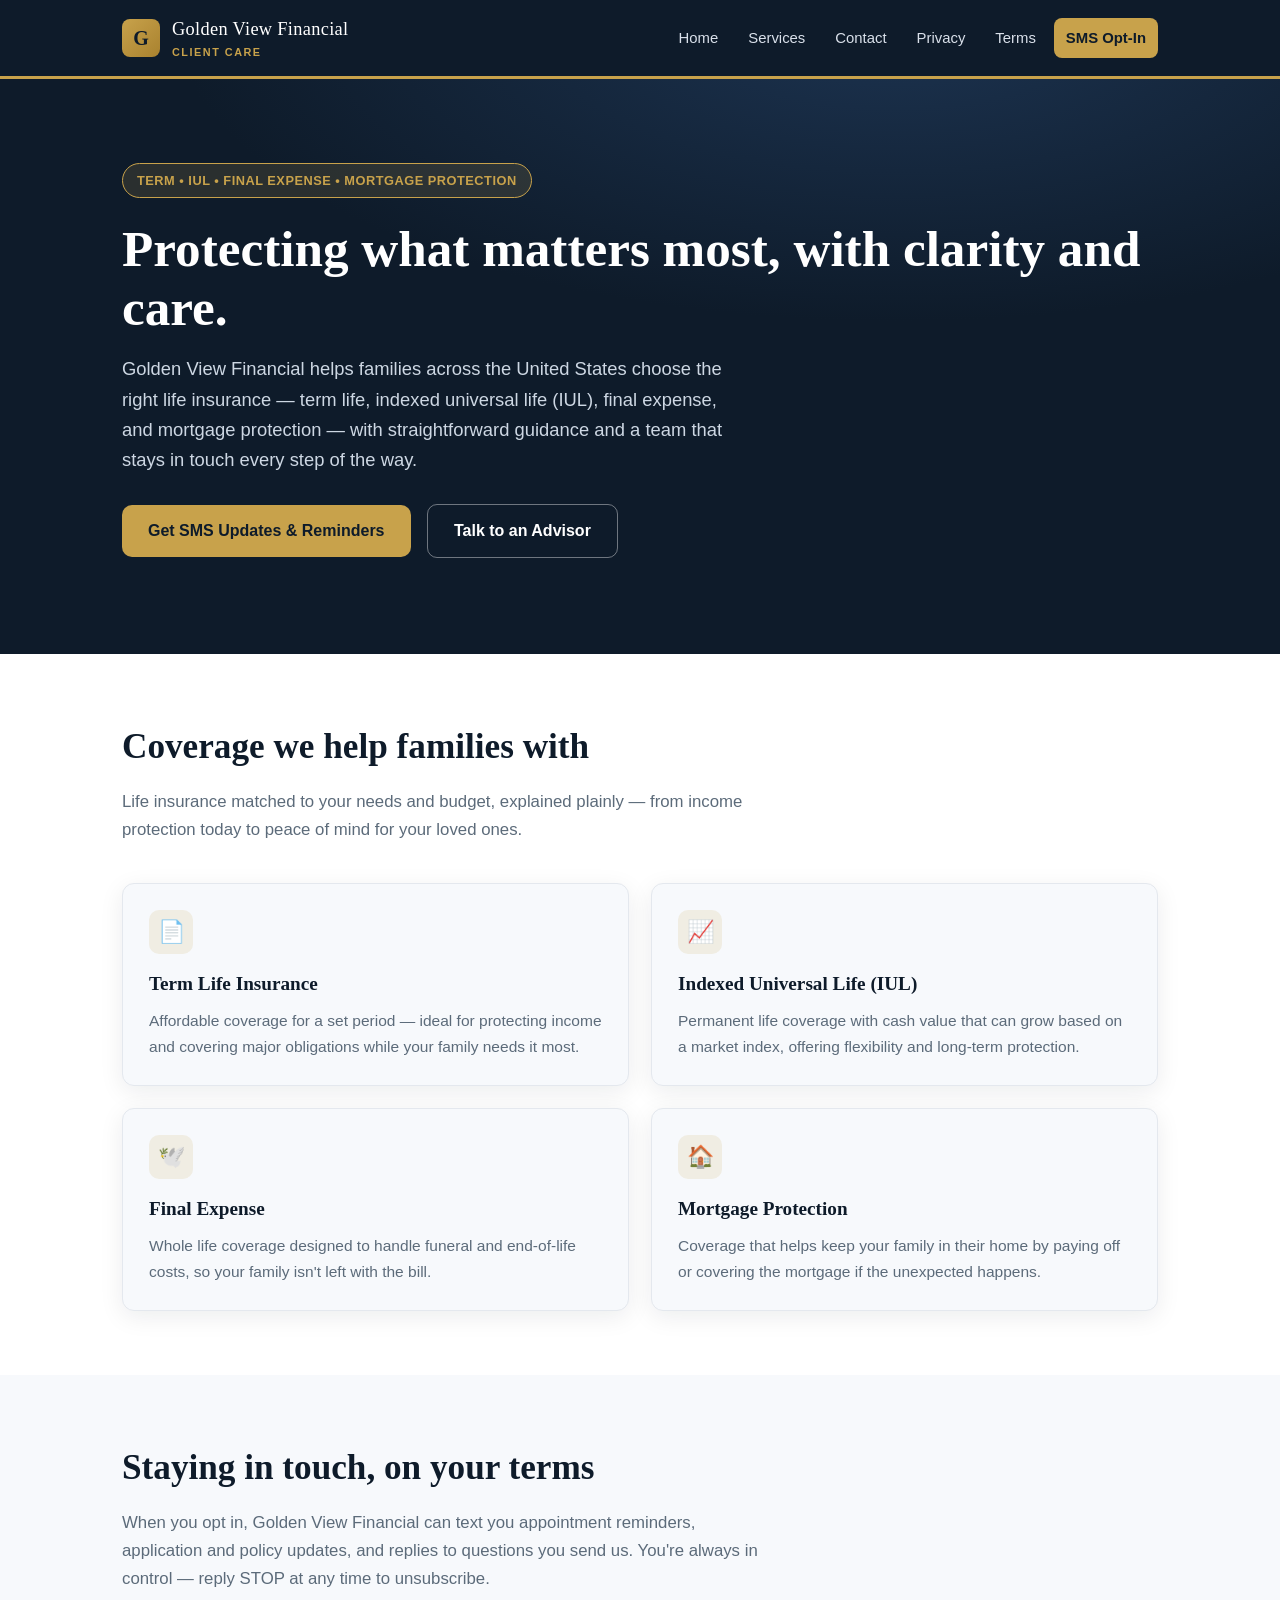
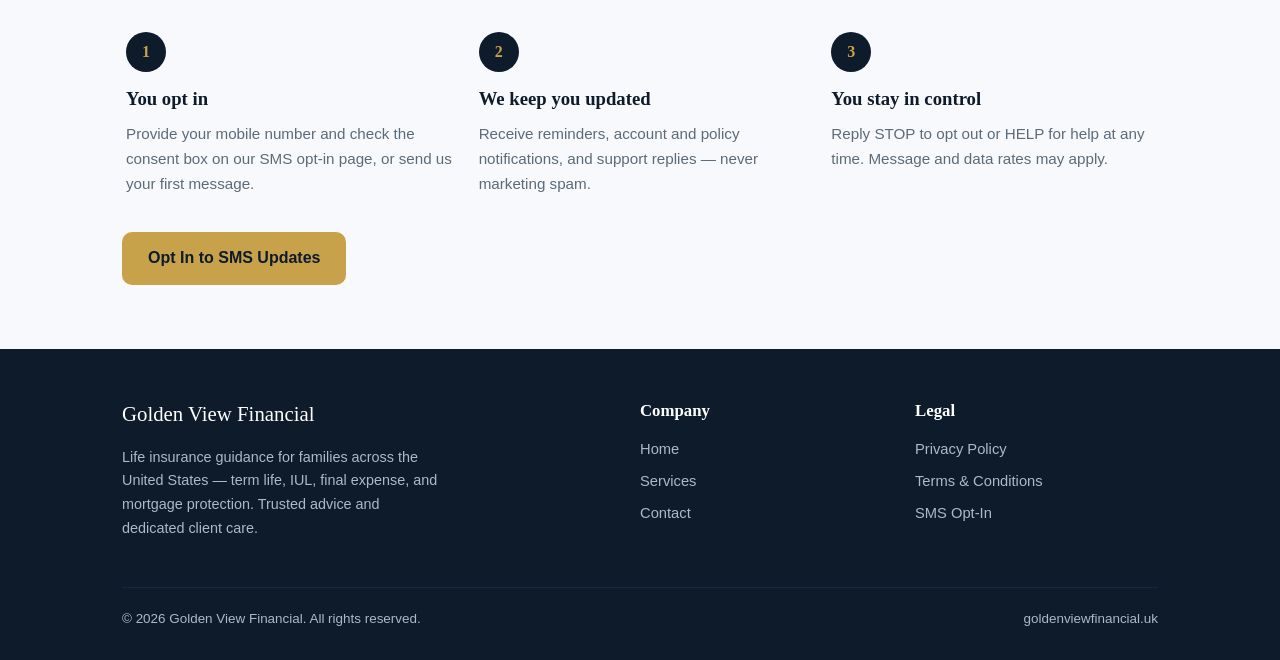
<file: index.html>
<!DOCTYPE html>
<html lang="en">
<head>
  <meta charset="UTF-8" />
  <meta name="viewport" content="width=device-width, initial-scale=1.0" />
  <title>Golden View Financial — Protecting What Matters Most</title>
  <meta name="description" content="Golden View Financial helps families secure their future with life insurance — term, IUL, final expense, and mortgage protection. Opt in to receive appointment reminders and account updates by SMS." />
  <link rel="stylesheet" href="styles.css" />
</head>
<body>
  <header class="site-header">
    <nav class="nav">
      <div class="brand">
        <a href="index.html" style="display:flex;align-items:center;gap:12px;">
          <span class="mark">G</span>
          <span class="name">Golden View Financial<small>Client Care</small></span>
        </a>
      </div>
      <div class="nav-links">
        <a href="index.html">Home</a>
        <a href="index.html#services">Services</a>
        <a href="contact.html">Contact</a>
        <a href="privacy.html">Privacy</a>
        <a href="terms.html">Terms</a>
        <a href="optin.html" class="cta">SMS Opt-In</a>
      </div>
    </nav>
  </header>

  <section class="hero">
    <div class="container">
      <span class="badge">Term • IUL • Final Expense • Mortgage Protection</span>
      <h1>Protecting what matters most, with clarity and care.</h1>
      <p class="lead">Golden View Financial helps families across the United States choose the right life insurance — term life, indexed universal life (IUL), final expense, and mortgage protection — with straightforward guidance and a team that stays in touch every step of the way.</p>
      <a href="optin.html" class="btn btn-primary">Get SMS Updates &amp; Reminders</a>
      <a href="contact.html" class="btn btn-ghost">Talk to an Advisor</a>
    </div>
  </section>

  <section class="block alt" id="services">
    <div class="container">
      <h2 class="section-title">Coverage we help families with</h2>
      <p class="section-intro">Life insurance matched to your needs and budget, explained plainly — from income protection today to peace of mind for your loved ones.</p>
      <div class="grid" style="grid-template-columns:repeat(2,1fr);">
        <div class="card">
          <div class="icon">📄</div>
          <h3>Term Life Insurance</h3>
          <p>Affordable coverage for a set period — ideal for protecting income and covering major obligations while your family needs it most.</p>
        </div>
        <div class="card">
          <div class="icon">📈</div>
          <h3>Indexed Universal Life (IUL)</h3>
          <p>Permanent life coverage with cash value that can grow based on a market index, offering flexibility and long-term protection.</p>
        </div>
        <div class="card">
          <div class="icon">🕊️</div>
          <h3>Final Expense</h3>
          <p>Whole life coverage designed to handle funeral and end-of-life costs, so your family isn't left with the bill.</p>
        </div>
        <div class="card">
          <div class="icon">🏠</div>
          <h3>Mortgage Protection</h3>
          <p>Coverage that helps keep your family in their home by paying off or covering the mortgage if the unexpected happens.</p>
        </div>
      </div>
    </div>
  </section>

  <section class="block">
    <div class="container">
      <h2 class="section-title">Staying in touch, on your terms</h2>
      <p class="section-intro">When you opt in, Golden View Financial can text you appointment reminders, application and policy updates, and replies to questions you send us. You're always in control — reply STOP at any time to unsubscribe.</p>
      <div class="steps">
        <div class="step">
          <div class="num">1</div>
          <h3>You opt in</h3>
          <p>Provide your mobile number and check the consent box on our SMS opt-in page, or send us your first message.</p>
        </div>
        <div class="step">
          <div class="num">2</div>
          <h3>We keep you updated</h3>
          <p>Receive reminders, account and policy notifications, and support replies — never marketing spam.</p>
        </div>
        <div class="step">
          <div class="num">3</div>
          <h3>You stay in control</h3>
          <p>Reply STOP to opt out or HELP for help at any time. Message and data rates may apply.</p>
        </div>
      </div>
      <div style="margin-top:36px;">
        <a href="optin.html" class="btn btn-primary">Opt In to SMS Updates</a>
      </div>
    </div>
  </section>

  <footer class="site-footer">
    <div class="container">
      <div class="footer-grid">
        <div class="footer-brand">
          <div class="name">Golden View Financial</div>
          <p>Life insurance guidance for families across the United States — term life, IUL, final expense, and mortgage protection. Trusted advice and dedicated client care.</p>
        </div>
        <div>
          <h4>Company</h4>
          <a href="index.html">Home</a>
          <a href="index.html#services">Services</a>
          <a href="contact.html">Contact</a>
        </div>
        <div>
          <h4>Legal</h4>
          <a href="privacy.html">Privacy Policy</a>
          <a href="terms.html">Terms &amp; Conditions</a>
          <a href="optin.html">SMS Opt-In</a>
        </div>
      </div>
      <div class="footer-bottom container" style="padding-left:0;padding-right:0;">
        <span>&copy; 2026 Golden View Financial. All rights reserved.</span>
        <span>goldenviewfinancial.uk</span>
      </div>
    </div>
  </footer>

  <!-- LeadConnector chat widget -->
  <script src="https://widgets.leadconnectorhq.com/loader.js" data-resources-url="https://widgets.leadconnectorhq.com/chat-widget/loader.js" data-widget-id="6aa87d19f0636a40b9c2fd03" data-source="WEB_USER"></script>
</body>
</html>
</file>
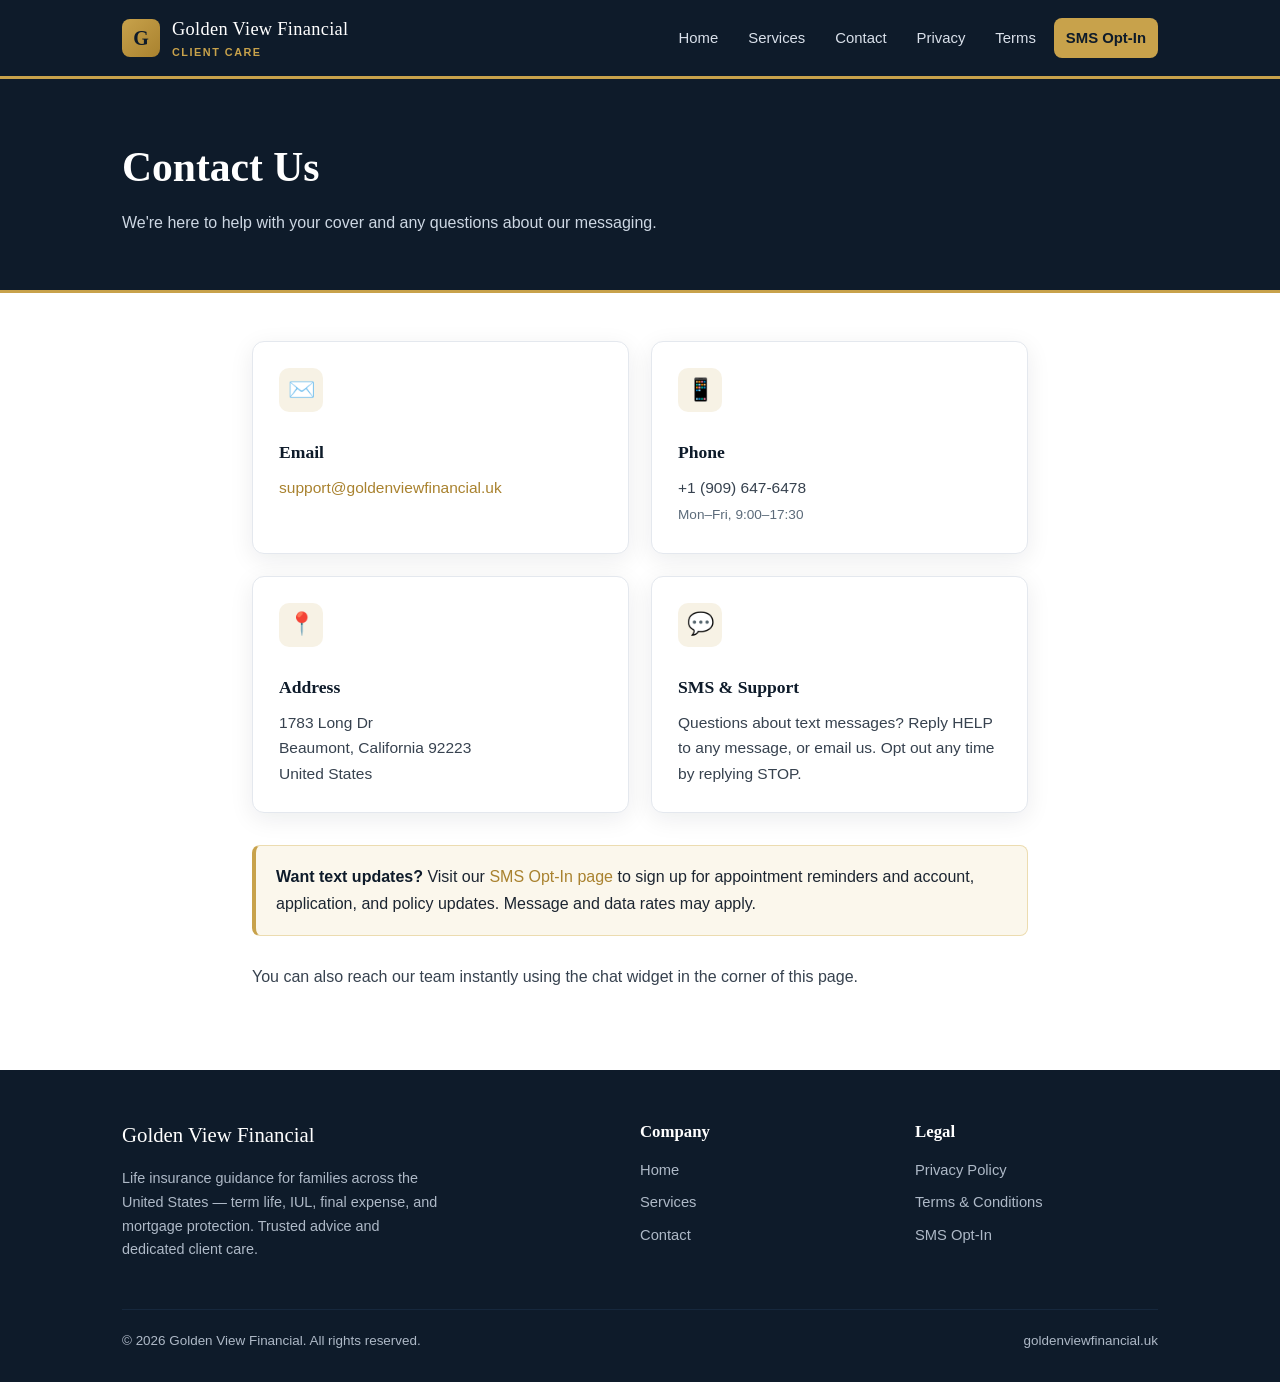
<file: contact.html>
<!DOCTYPE html>
<html lang="en">
<head>
  <meta charset="UTF-8" />
  <meta name="viewport" content="width=device-width, initial-scale=1.0" />
  <title>Contact — Golden View Financial</title>
  <meta name="description" content="Contact Golden View Financial for life insurance guidance — term life, IUL, final expense, and mortgage protection — or with questions about our SMS messaging program." />
  <link rel="stylesheet" href="styles.css" />
</head>
<body>
  <header class="site-header">
    <nav class="nav">
      <div class="brand">
        <a href="index.html" style="display:flex;align-items:center;gap:12px;">
          <span class="mark">G</span>
          <span class="name">Golden View Financial<small>Client Care</small></span>
        </a>
      </div>
      <div class="nav-links">
        <a href="index.html">Home</a>
        <a href="index.html#services">Services</a>
        <a href="contact.html">Contact</a>
        <a href="privacy.html">Privacy</a>
        <a href="terms.html">Terms</a>
        <a href="optin.html" class="cta">SMS Opt-In</a>
      </div>
    </nav>
  </header>

  <div class="page-head">
    <div class="container">
      <h1>Contact Us</h1>
      <p>We're here to help with your cover and any questions about our messaging.</p>
    </div>
  </div>

  <div class="content">
    <div class="container">
      <div class="grid" style="grid-template-columns:1fr 1fr;">
        <div class="card">
          <div class="icon">✉️</div>
          <h3>Email</h3>
          <p><a href="mailto:support@goldenviewfinancial.uk">support@goldenviewfinancial.uk</a></p>
        </div>
        <div class="card">
          <div class="icon">📱</div>
          <h3>Phone</h3>
          <p>+1 (909) 647-6478<br /><span style="font-size:.85rem;color:var(--muted);">Mon–Fri, 9:00–17:30</span></p>
        </div>
        <div class="card">
          <div class="icon">📍</div>
          <h3>Address</h3>
          <p>1783 Long Dr<br />Beaumont, California 92223<br />United States</p>
        </div>
        <div class="card">
          <div class="icon">💬</div>
          <h3>SMS &amp; Support</h3>
          <p>Questions about text messages? Reply HELP to any message, or email us. Opt out any time by replying STOP.</p>
        </div>
      </div>

      <div class="callout" style="margin-top:32px;">
        <strong>Want text updates?</strong> Visit our <a href="optin.html">SMS Opt-In page</a> to sign up for appointment reminders and account, application, and policy updates. Message and data rates may apply.
      </div>

      <p style="margin-top:28px;">You can also reach our team instantly using the chat widget in the corner of this page.</p>
    </div>
  </div>

  <footer class="site-footer">
    <div class="container">
      <div class="footer-grid">
        <div class="footer-brand">
          <div class="name">Golden View Financial</div>
          <p>Life insurance guidance for families across the United States — term life, IUL, final expense, and mortgage protection. Trusted advice and dedicated client care.</p>
        </div>
        <div>
          <h4>Company</h4>
          <a href="index.html">Home</a>
          <a href="index.html#services">Services</a>
          <a href="contact.html">Contact</a>
        </div>
        <div>
          <h4>Legal</h4>
          <a href="privacy.html">Privacy Policy</a>
          <a href="terms.html">Terms &amp; Conditions</a>
          <a href="optin.html">SMS Opt-In</a>
        </div>
      </div>
      <div class="footer-bottom container" style="padding-left:0;padding-right:0;">
        <span>&copy; 2026 Golden View Financial. All rights reserved.</span>
        <span>goldenviewfinancial.uk</span>
      </div>
    </div>
  </footer>

  <!-- LeadConnector chat widget -->
  <script src="https://widgets.leadconnectorhq.com/loader.js" data-resources-url="https://widgets.leadconnectorhq.com/chat-widget/loader.js" data-widget-id="6aa87d19f0636a40b9c2fd03" data-source="WEB_USER"></script>
</body>
</html>
</file>
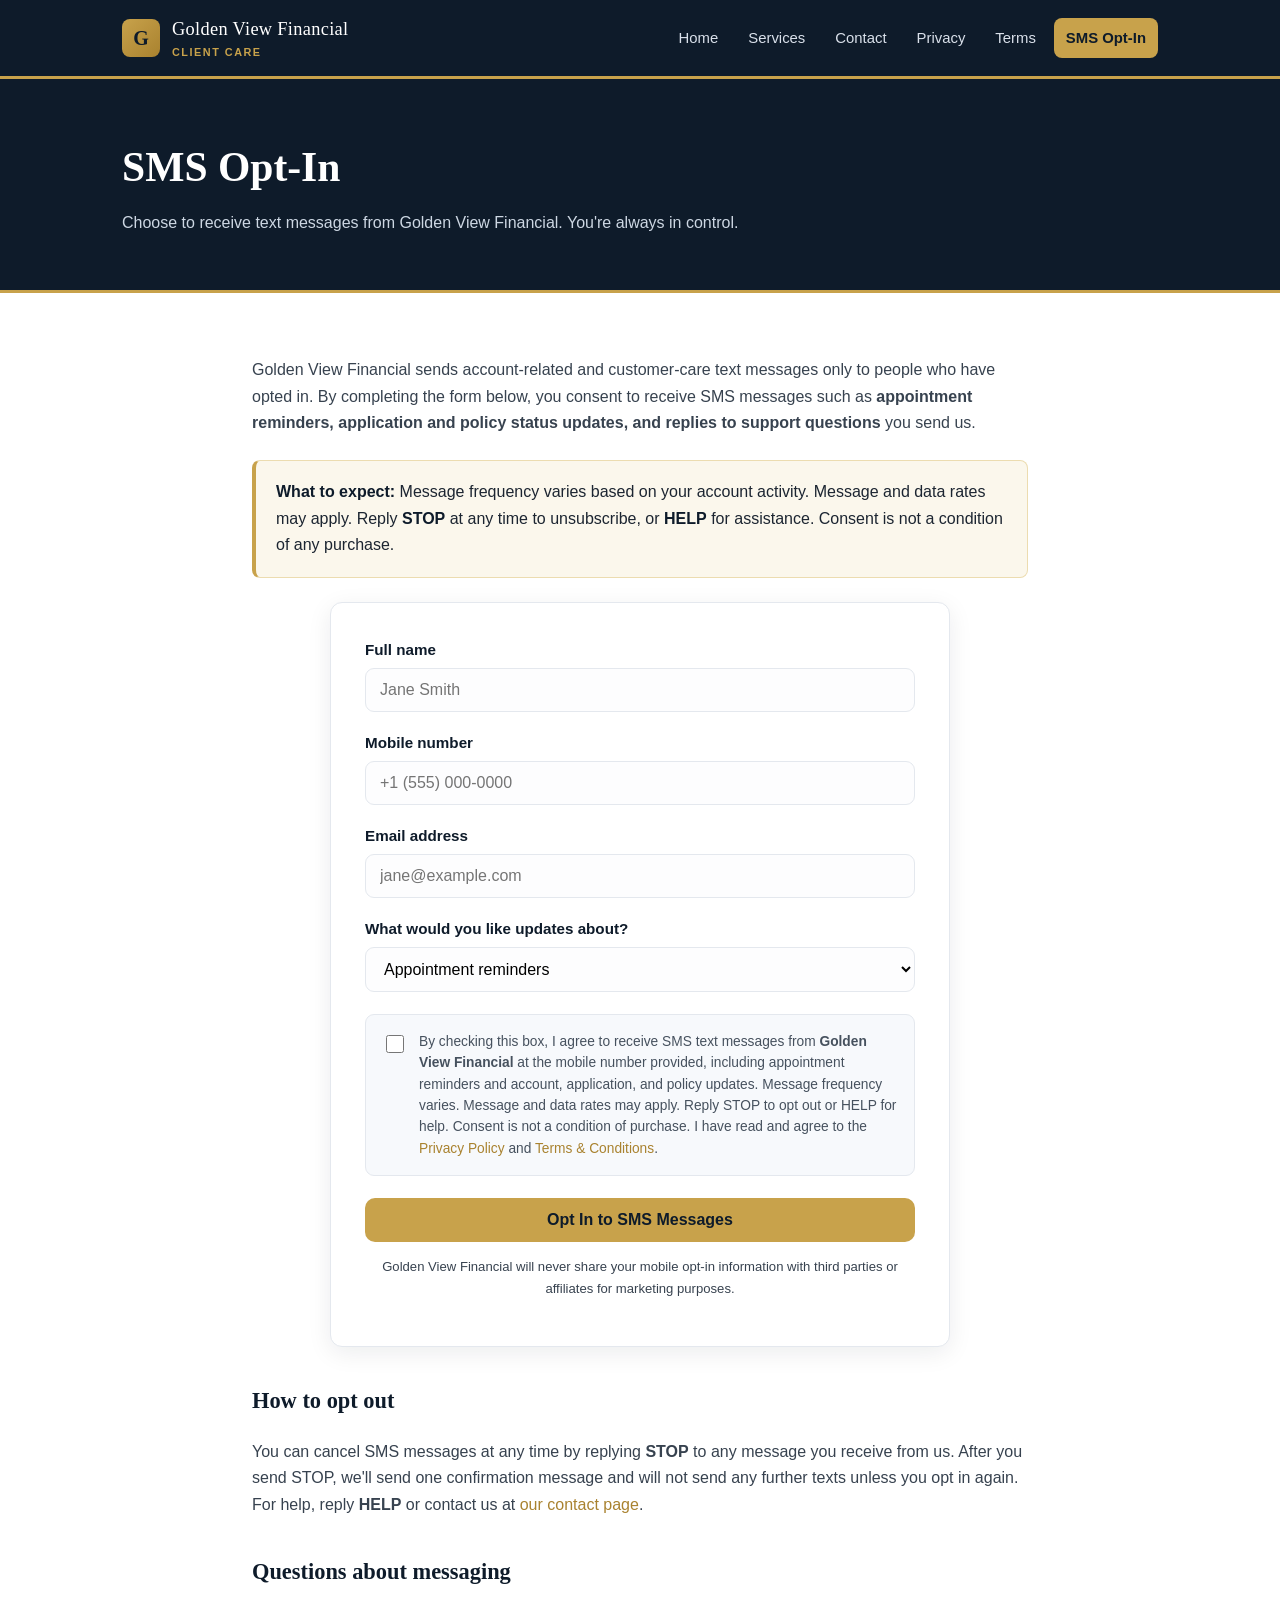
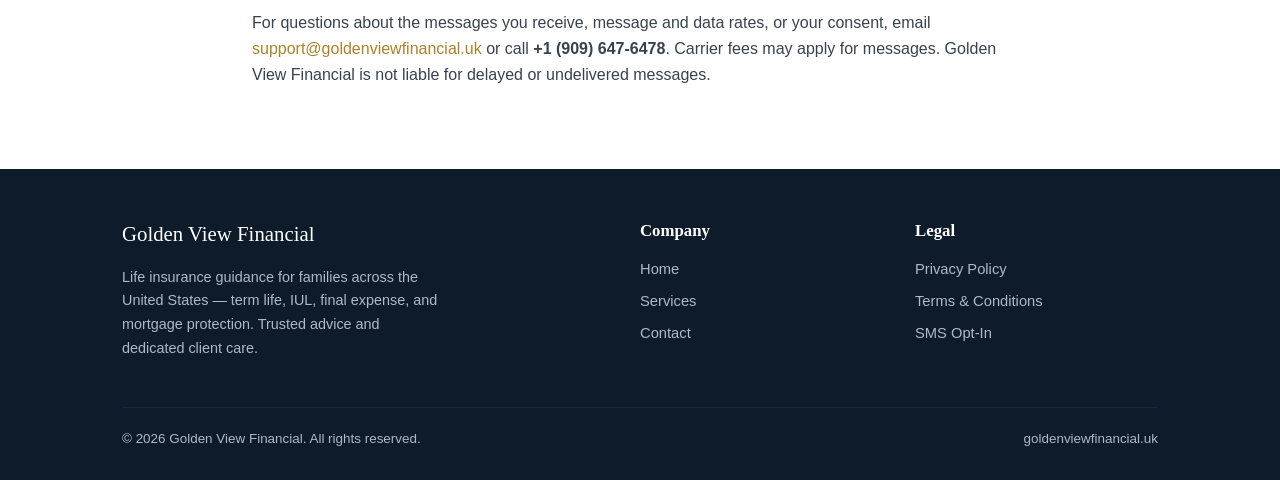
<file: optin.html>
<!DOCTYPE html>
<html lang="en">
<head>
  <meta charset="UTF-8" />
  <meta name="viewport" content="width=device-width, initial-scale=1.0" />
  <title>SMS Opt-In — Golden View Financial</title>
  <meta name="description" content="Opt in to receive SMS text messages from Golden View Financial: appointment reminders, account and policy updates, and support replies. Message and data rates may apply." />
  <link rel="stylesheet" href="styles.css" />
</head>
<body>
  <header class="site-header">
    <nav class="nav">
      <div class="brand">
        <a href="index.html" style="display:flex;align-items:center;gap:12px;">
          <span class="mark">G</span>
          <span class="name">Golden View Financial<small>Client Care</small></span>
        </a>
      </div>
      <div class="nav-links">
        <a href="index.html">Home</a>
        <a href="index.html#services">Services</a>
        <a href="contact.html">Contact</a>
        <a href="privacy.html">Privacy</a>
        <a href="terms.html">Terms</a>
        <a href="optin.html" class="cta">SMS Opt-In</a>
      </div>
    </nav>
  </header>

  <div class="page-head">
    <div class="container">
      <h1>SMS Opt-In</h1>
      <p>Choose to receive text messages from Golden View Financial. You're always in control.</p>
    </div>
  </div>

  <div class="content">
    <div class="container">
      <p>Golden View Financial sends account-related and customer-care text messages only to people who have opted in. By completing the form below, you consent to receive SMS messages such as <strong>appointment reminders, application and policy status updates, and replies to support questions</strong> you send us.</p>

      <div class="callout">
        <strong>What to expect:</strong> Message frequency varies based on your account activity. Message and data rates may apply. Reply <strong>STOP</strong> at any time to unsubscribe, or <strong>HELP</strong> for assistance. Consent is not a condition of any purchase.
      </div>

      <div class="form-wrap">
        <div class="form-card">
          <form id="optin-form" onsubmit="return handleOptIn(event)">
            <div class="field">
              <label for="fname">Full name</label>
              <input type="text" id="fname" name="fname" placeholder="Jane Smith" required />
            </div>
            <div class="field">
              <label for="phone">Mobile number</label>
              <input type="tel" id="phone" name="phone" placeholder="+1 (555) 000-0000" required />
            </div>
            <div class="field">
              <label for="email">Email address</label>
              <input type="email" id="email" name="email" placeholder="jane@example.com" required />
            </div>
            <div class="field">
              <label for="msgtype">What would you like updates about?</label>
              <select id="msgtype" name="msgtype">
                <option>Appointment reminders</option>
                <option>Application &amp; policy updates</option>
                <option>Customer support replies</option>
                <option>All of the above</option>
              </select>
            </div>

            <div class="consent">
              <input type="checkbox" id="consent" name="consent" required />
              <label for="consent">
                By checking this box, I agree to receive SMS text messages from <strong>Golden View Financial</strong> at the mobile number provided, including appointment reminders and account, application, and policy updates. Message frequency varies. Message and data rates may apply. Reply STOP to opt out or HELP for help. Consent is not a condition of purchase. I have read and agree to the
                <a href="privacy.html">Privacy Policy</a> and <a href="terms.html">Terms &amp; Conditions</a>.
              </label>
            </div>

            <button type="submit" class="btn btn-primary" style="width:100%;">Opt In to SMS Messages</button>
            <p class="form-note">Golden View Financial will never share your mobile opt-in information with third parties or affiliates for marketing purposes.</p>
          </form>
          <div id="optin-success" style="display:none; text-align:center; padding:10px 0;">
            <h3 style="color:var(--navy); font-family:var(--font-serif);">You're opted in ✅</h3>
            <p style="color:var(--muted);">Thank you. You'll now receive the text updates you selected. Reply STOP at any time to unsubscribe.</p>
          </div>
        </div>
      </div>

      <h2>How to opt out</h2>
      <p>You can cancel SMS messages at any time by replying <strong>STOP</strong> to any message you receive from us. After you send STOP, we'll send one confirmation message and will not send any further texts unless you opt in again. For help, reply <strong>HELP</strong> or contact us at <a href="contact.html">our contact page</a>.</p>

      <h2>Questions about messaging</h2>
      <p>For questions about the messages you receive, message and data rates, or your consent, email <a href="mailto:support@goldenviewfinancial.uk">support@goldenviewfinancial.uk</a> or call <strong>+1 (909) 647-6478</strong>. Carrier fees may apply for messages. Golden View Financial is not liable for delayed or undelivered messages.</p>
    </div>
  </div>

  <footer class="site-footer">
    <div class="container">
      <div class="footer-grid">
        <div class="footer-brand">
          <div class="name">Golden View Financial</div>
          <p>Life insurance guidance for families across the United States — term life, IUL, final expense, and mortgage protection. Trusted advice and dedicated client care.</p>
        </div>
        <div>
          <h4>Company</h4>
          <a href="index.html">Home</a>
          <a href="index.html#services">Services</a>
          <a href="contact.html">Contact</a>
        </div>
        <div>
          <h4>Legal</h4>
          <a href="privacy.html">Privacy Policy</a>
          <a href="terms.html">Terms &amp; Conditions</a>
          <a href="optin.html">SMS Opt-In</a>
        </div>
      </div>
      <div class="footer-bottom container" style="padding-left:0;padding-right:0;">
        <span>&copy; 2026 Golden View Financial. All rights reserved.</span>
        <span>goldenviewfinancial.uk</span>
      </div>
    </div>
  </footer>

  <script>
    function handleOptIn(e) {
      e.preventDefault();
      document.getElementById('optin-form').style.display = 'none';
      document.getElementById('optin-success').style.display = 'block';
      return false;
    }
  </script>

  <!-- LeadConnector chat widget -->
  <script src="https://widgets.leadconnectorhq.com/loader.js" data-resources-url="https://widgets.leadconnectorhq.com/chat-widget/loader.js" data-widget-id="6aa87d19f0636a40b9c2fd03" data-source="WEB_USER"></script>
</body>
</html>
</file>
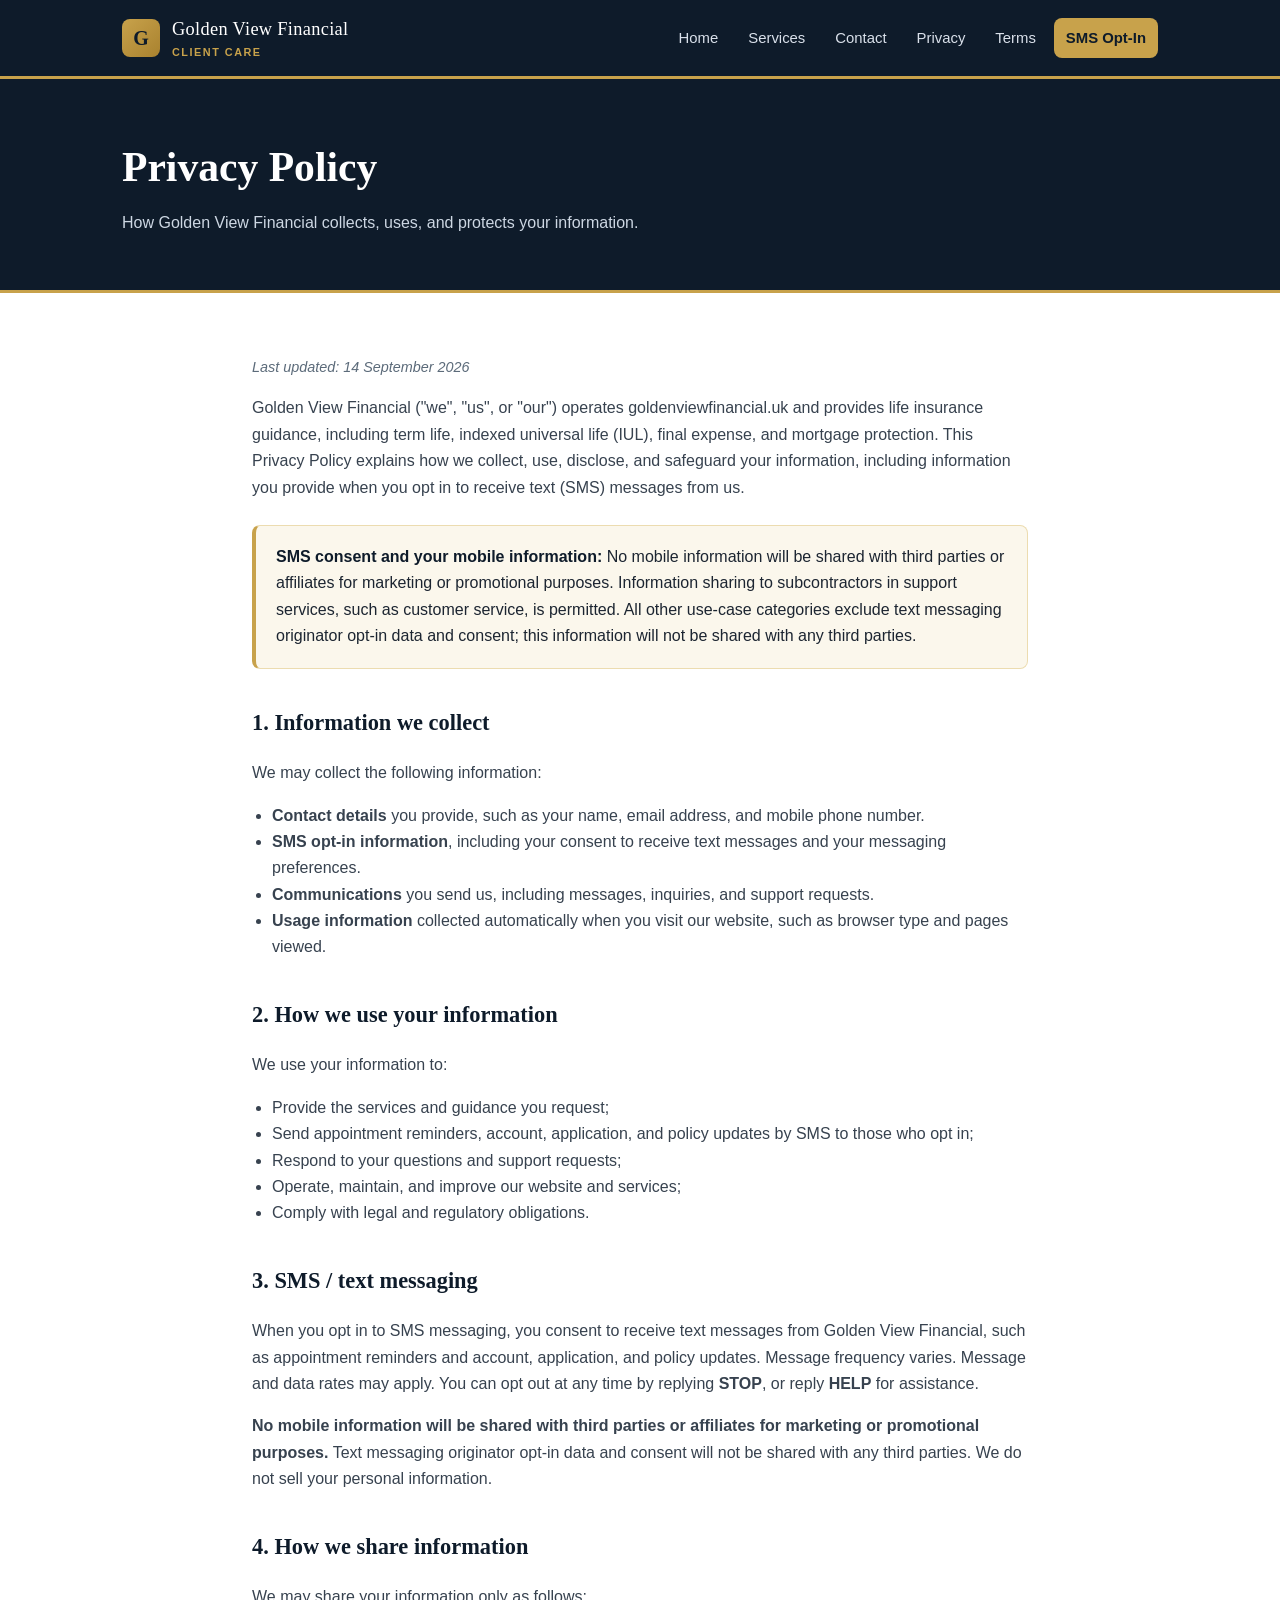
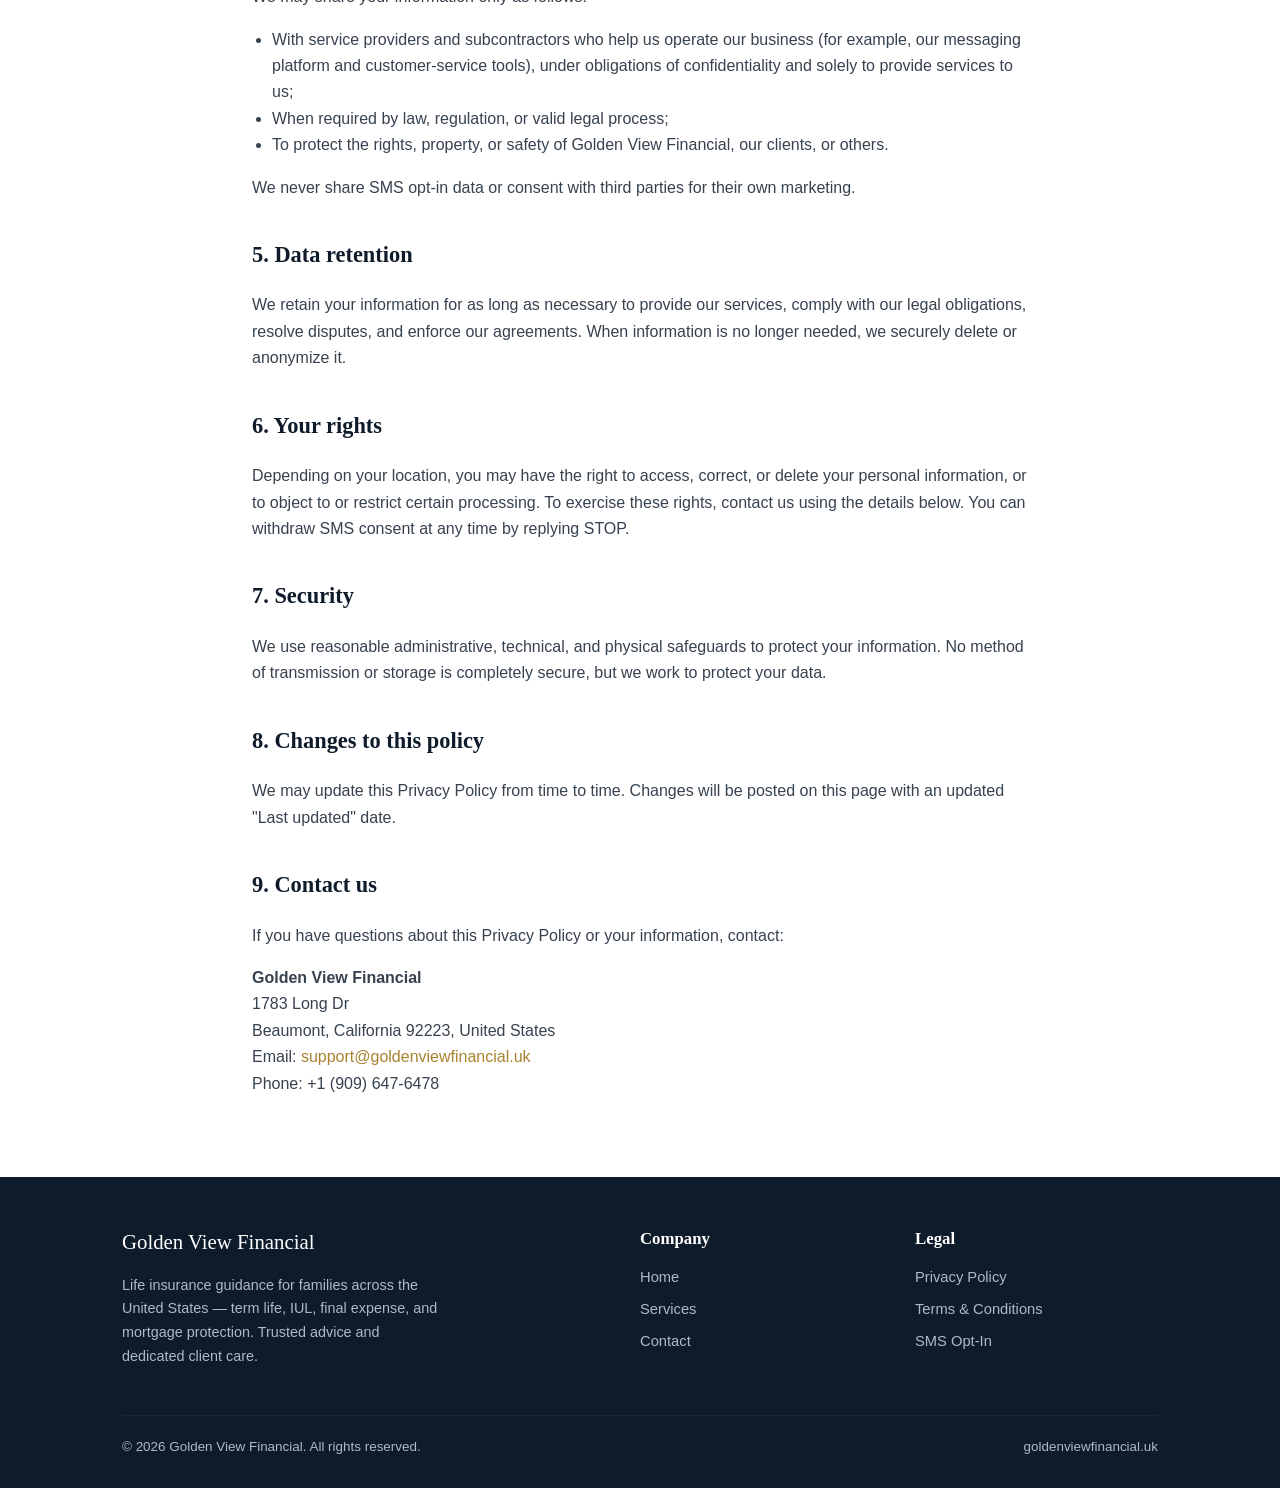
<file: privacy.html>
<!DOCTYPE html>
<html lang="en">
<head>
  <meta charset="UTF-8" />
  <meta name="viewport" content="width=device-width, initial-scale=1.0" />
  <title>Privacy Policy — Golden View Financial</title>
  <meta name="description" content="Golden View Financial Privacy Policy, including how we handle SMS/text messaging consent and mobile information." />
  <link rel="stylesheet" href="styles.css" />
</head>
<body>
  <header class="site-header">
    <nav class="nav">
      <div class="brand">
        <a href="index.html" style="display:flex;align-items:center;gap:12px;">
          <span class="mark">G</span>
          <span class="name">Golden View Financial<small>Client Care</small></span>
        </a>
      </div>
      <div class="nav-links">
        <a href="index.html">Home</a>
        <a href="index.html#services">Services</a>
        <a href="contact.html">Contact</a>
        <a href="privacy.html">Privacy</a>
        <a href="terms.html">Terms</a>
        <a href="optin.html" class="cta">SMS Opt-In</a>
      </div>
    </nav>
  </header>

  <div class="page-head">
    <div class="container">
      <h1>Privacy Policy</h1>
      <p>How Golden View Financial collects, uses, and protects your information.</p>
    </div>
  </div>

  <div class="content">
    <div class="container">
      <p class="updated">Last updated: 14 September 2026</p>

      <p>Golden View Financial ("we", "us", or "our") operates goldenviewfinancial.uk and provides life insurance guidance, including term life, indexed universal life (IUL), final expense, and mortgage protection. This Privacy Policy explains how we collect, use, disclose, and safeguard your information, including information you provide when you opt in to receive text (SMS) messages from us.</p>

      <div class="callout">
        <strong>SMS consent and your mobile information:</strong> No mobile information will be shared with third parties or affiliates for marketing or promotional purposes. Information sharing to subcontractors in support services, such as customer service, is permitted. All other use-case categories exclude text messaging originator opt-in data and consent; this information will not be shared with any third parties.
      </div>

      <h2>1. Information we collect</h2>
      <p>We may collect the following information:</p>
      <ul>
        <li><strong>Contact details</strong> you provide, such as your name, email address, and mobile phone number.</li>
        <li><strong>SMS opt-in information</strong>, including your consent to receive text messages and your messaging preferences.</li>
        <li><strong>Communications</strong> you send us, including messages, inquiries, and support requests.</li>
        <li><strong>Usage information</strong> collected automatically when you visit our website, such as browser type and pages viewed.</li>
      </ul>

      <h2>2. How we use your information</h2>
      <p>We use your information to:</p>
      <ul>
        <li>Provide the services and guidance you request;</li>
        <li>Send appointment reminders, account, application, and policy updates by SMS to those who opt in;</li>
        <li>Respond to your questions and support requests;</li>
        <li>Operate, maintain, and improve our website and services;</li>
        <li>Comply with legal and regulatory obligations.</li>
      </ul>

      <h2>3. SMS / text messaging</h2>
      <p>When you opt in to SMS messaging, you consent to receive text messages from Golden View Financial, such as appointment reminders and account, application, and policy updates. Message frequency varies. Message and data rates may apply. You can opt out at any time by replying <strong>STOP</strong>, or reply <strong>HELP</strong> for assistance.</p>
      <p><strong>No mobile information will be shared with third parties or affiliates for marketing or promotional purposes.</strong> Text messaging originator opt-in data and consent will not be shared with any third parties. We do not sell your personal information.</p>

      <h2>4. How we share information</h2>
      <p>We may share your information only as follows:</p>
      <ul>
        <li>With service providers and subcontractors who help us operate our business (for example, our messaging platform and customer-service tools), under obligations of confidentiality and solely to provide services to us;</li>
        <li>When required by law, regulation, or valid legal process;</li>
        <li>To protect the rights, property, or safety of Golden View Financial, our clients, or others.</li>
      </ul>
      <p>We never share SMS opt-in data or consent with third parties for their own marketing.</p>

      <h2>5. Data retention</h2>
      <p>We retain your information for as long as necessary to provide our services, comply with our legal obligations, resolve disputes, and enforce our agreements. When information is no longer needed, we securely delete or anonymize it.</p>

      <h2>6. Your rights</h2>
      <p>Depending on your location, you may have the right to access, correct, or delete your personal information, or to object to or restrict certain processing. To exercise these rights, contact us using the details below. You can withdraw SMS consent at any time by replying STOP.</p>

      <h2>7. Security</h2>
      <p>We use reasonable administrative, technical, and physical safeguards to protect your information. No method of transmission or storage is completely secure, but we work to protect your data.</p>

      <h2>8. Changes to this policy</h2>
      <p>We may update this Privacy Policy from time to time. Changes will be posted on this page with an updated "Last updated" date.</p>

      <h2>9. Contact us</h2>
      <p>If you have questions about this Privacy Policy or your information, contact:</p>
      <p>
        <strong>Golden View Financial</strong><br />
        1783 Long Dr<br />
        Beaumont, California 92223, United States<br />
        Email: <a href="mailto:support@goldenviewfinancial.uk">support@goldenviewfinancial.uk</a><br />
        Phone: +1 (909) 647-6478
      </p>
    </div>
  </div>

  <footer class="site-footer">
    <div class="container">
      <div class="footer-grid">
        <div class="footer-brand">
          <div class="name">Golden View Financial</div>
          <p>Life insurance guidance for families across the United States — term life, IUL, final expense, and mortgage protection. Trusted advice and dedicated client care.</p>
        </div>
        <div>
          <h4>Company</h4>
          <a href="index.html">Home</a>
          <a href="index.html#services">Services</a>
          <a href="contact.html">Contact</a>
        </div>
        <div>
          <h4>Legal</h4>
          <a href="privacy.html">Privacy Policy</a>
          <a href="terms.html">Terms &amp; Conditions</a>
          <a href="optin.html">SMS Opt-In</a>
        </div>
      </div>
      <div class="footer-bottom container" style="padding-left:0;padding-right:0;">
        <span>&copy; 2026 Golden View Financial. All rights reserved.</span>
        <span>goldenviewfinancial.uk</span>
      </div>
    </div>
  </footer>

  <!-- LeadConnector chat widget -->
  <script src="https://widgets.leadconnectorhq.com/loader.js" data-resources-url="https://widgets.leadconnectorhq.com/chat-widget/loader.js" data-widget-id="6aa87d19f0636a40b9c2fd03" data-source="WEB_USER"></script>
</body>
</html>
</file>
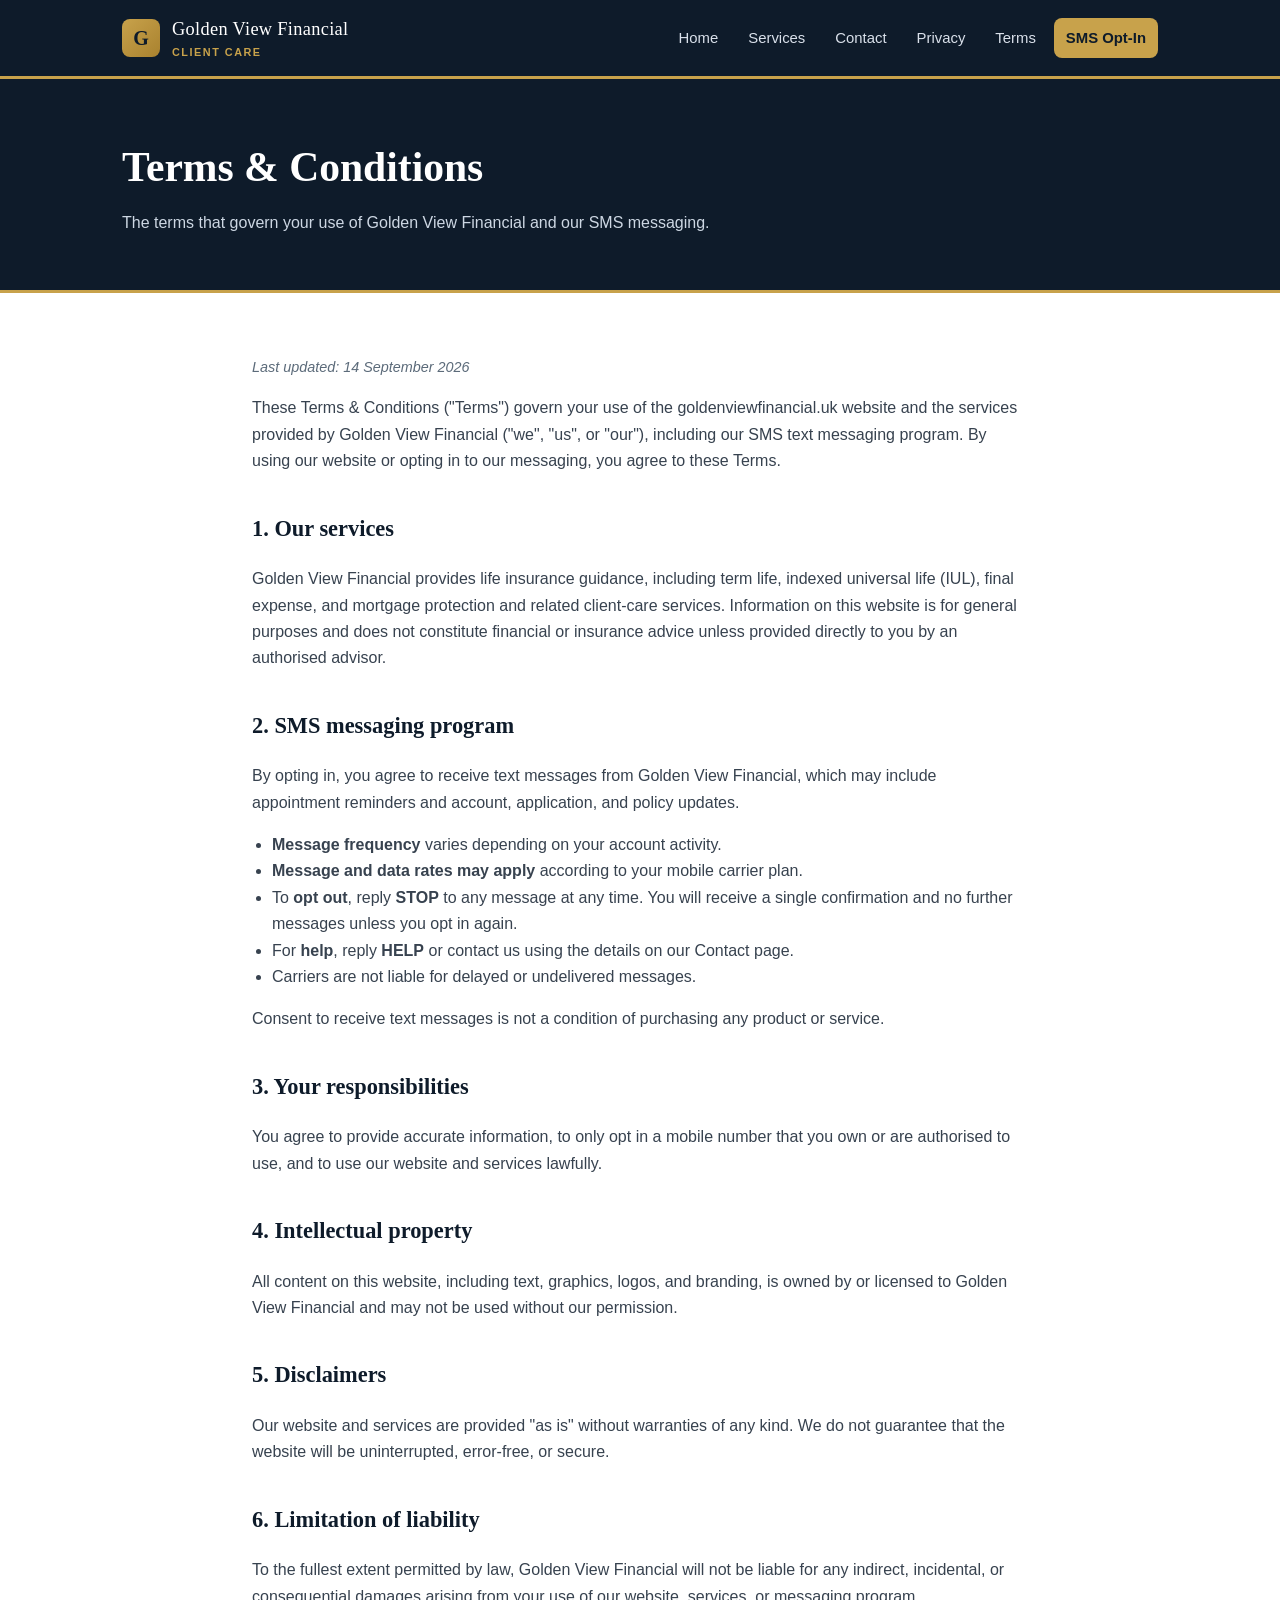
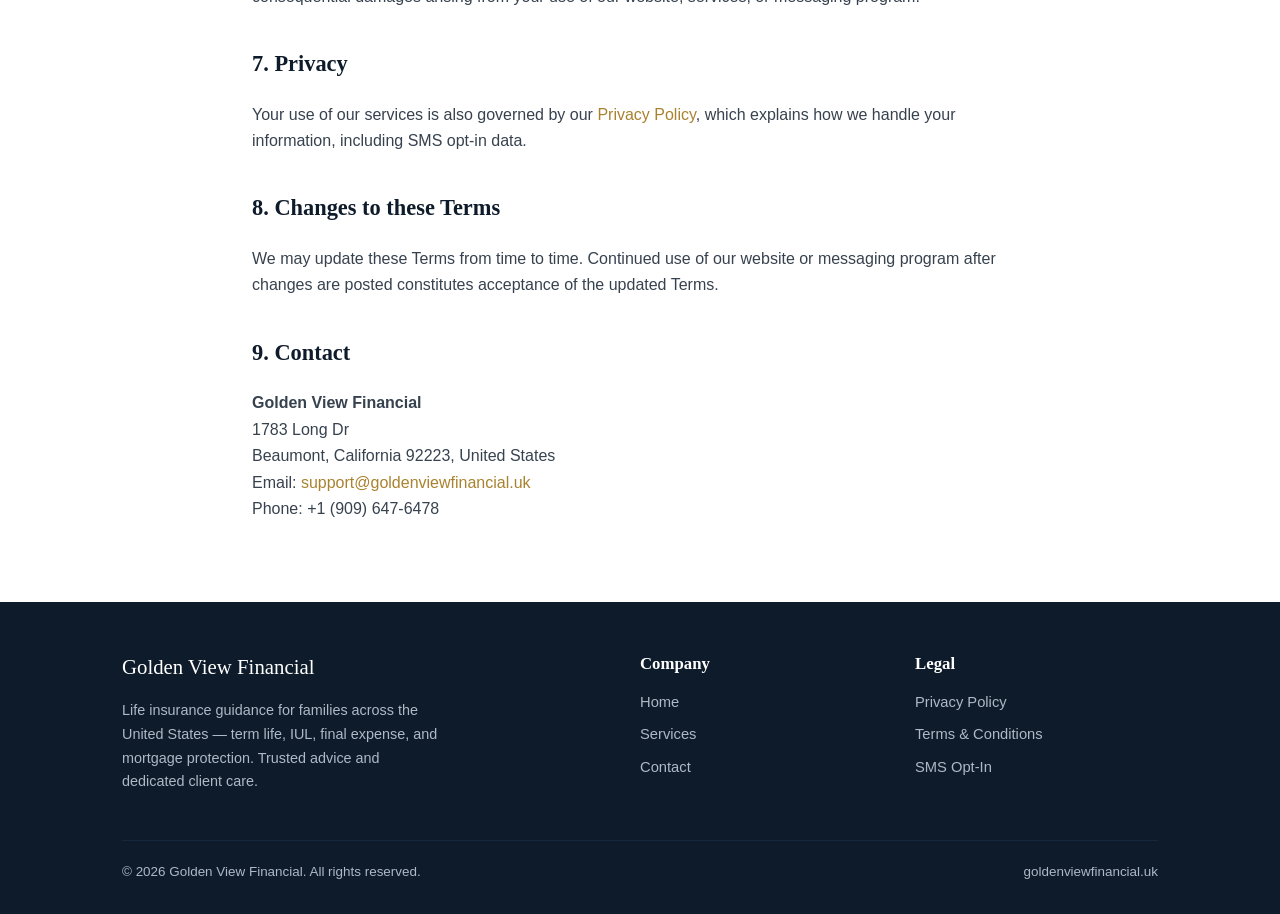
<file: terms.html>
<!DOCTYPE html>
<html lang="en">
<head>
  <meta charset="UTF-8" />
  <meta name="viewport" content="width=device-width, initial-scale=1.0" />
  <title>Terms &amp; Conditions — Golden View Financial</title>
  <meta name="description" content="Terms and Conditions for Golden View Financial, including SMS messaging terms." />
  <link rel="stylesheet" href="styles.css" />
</head>
<body>
  <header class="site-header">
    <nav class="nav">
      <div class="brand">
        <a href="index.html" style="display:flex;align-items:center;gap:12px;">
          <span class="mark">G</span>
          <span class="name">Golden View Financial<small>Client Care</small></span>
        </a>
      </div>
      <div class="nav-links">
        <a href="index.html">Home</a>
        <a href="index.html#services">Services</a>
        <a href="contact.html">Contact</a>
        <a href="privacy.html">Privacy</a>
        <a href="terms.html">Terms</a>
        <a href="optin.html" class="cta">SMS Opt-In</a>
      </div>
    </nav>
  </header>

  <div class="page-head">
    <div class="container">
      <h1>Terms &amp; Conditions</h1>
      <p>The terms that govern your use of Golden View Financial and our SMS messaging.</p>
    </div>
  </div>

  <div class="content">
    <div class="container">
      <p class="updated">Last updated: 14 September 2026</p>

      <p>These Terms &amp; Conditions ("Terms") govern your use of the goldenviewfinancial.uk website and the services provided by Golden View Financial ("we", "us", or "our"), including our SMS text messaging program. By using our website or opting in to our messaging, you agree to these Terms.</p>

      <h2>1. Our services</h2>
      <p>Golden View Financial provides life insurance guidance, including term life, indexed universal life (IUL), final expense, and mortgage protection and related client-care services. Information on this website is for general purposes and does not constitute financial or insurance advice unless provided directly to you by an authorised advisor.</p>

      <h2>2. SMS messaging program</h2>
      <p>By opting in, you agree to receive text messages from Golden View Financial, which may include appointment reminders and account, application, and policy updates.</p>
      <ul>
        <li><strong>Message frequency</strong> varies depending on your account activity.</li>
        <li><strong>Message and data rates may apply</strong> according to your mobile carrier plan.</li>
        <li>To <strong>opt out</strong>, reply <strong>STOP</strong> to any message at any time. You will receive a single confirmation and no further messages unless you opt in again.</li>
        <li>For <strong>help</strong>, reply <strong>HELP</strong> or contact us using the details on our Contact page.</li>
        <li>Carriers are not liable for delayed or undelivered messages.</li>
      </ul>
      <p>Consent to receive text messages is not a condition of purchasing any product or service.</p>

      <h2>3. Your responsibilities</h2>
      <p>You agree to provide accurate information, to only opt in a mobile number that you own or are authorised to use, and to use our website and services lawfully.</p>

      <h2>4. Intellectual property</h2>
      <p>All content on this website, including text, graphics, logos, and branding, is owned by or licensed to Golden View Financial and may not be used without our permission.</p>

      <h2>5. Disclaimers</h2>
      <p>Our website and services are provided "as is" without warranties of any kind. We do not guarantee that the website will be uninterrupted, error-free, or secure.</p>

      <h2>6. Limitation of liability</h2>
      <p>To the fullest extent permitted by law, Golden View Financial will not be liable for any indirect, incidental, or consequential damages arising from your use of our website, services, or messaging program.</p>

      <h2>7. Privacy</h2>
      <p>Your use of our services is also governed by our <a href="privacy.html">Privacy Policy</a>, which explains how we handle your information, including SMS opt-in data.</p>

      <h2>8. Changes to these Terms</h2>
      <p>We may update these Terms from time to time. Continued use of our website or messaging program after changes are posted constitutes acceptance of the updated Terms.</p>

      <h2>9. Contact</h2>
      <p>
        <strong>Golden View Financial</strong><br />
        1783 Long Dr<br />
        Beaumont, California 92223, United States<br />
        Email: <a href="mailto:support@goldenviewfinancial.uk">support@goldenviewfinancial.uk</a><br />
        Phone: +1 (909) 647-6478
      </p>
    </div>
  </div>

  <footer class="site-footer">
    <div class="container">
      <div class="footer-grid">
        <div class="footer-brand">
          <div class="name">Golden View Financial</div>
          <p>Life insurance guidance for families across the United States — term life, IUL, final expense, and mortgage protection. Trusted advice and dedicated client care.</p>
        </div>
        <div>
          <h4>Company</h4>
          <a href="index.html">Home</a>
          <a href="index.html#services">Services</a>
          <a href="contact.html">Contact</a>
        </div>
        <div>
          <h4>Legal</h4>
          <a href="privacy.html">Privacy Policy</a>
          <a href="terms.html">Terms &amp; Conditions</a>
          <a href="optin.html">SMS Opt-In</a>
        </div>
      </div>
      <div class="footer-bottom container" style="padding-left:0;padding-right:0;">
        <span>&copy; 2026 Golden View Financial. All rights reserved.</span>
        <span>goldenviewfinancial.uk</span>
      </div>
    </div>
  </footer>

  <!-- LeadConnector chat widget -->
  <script src="https://widgets.leadconnectorhq.com/loader.js" data-resources-url="https://widgets.leadconnectorhq.com/chat-widget/loader.js" data-widget-id="6aa87d19f0636a40b9c2fd03" data-source="WEB_USER"></script>
</body>
</html>
</file>
<file: styles.css>
/* Golden View Financial — shared styles */
:root {
  --navy: #0e1b2a;
  --navy-2: #16283d;
  --gold: #c8a24b;
  --gold-dark: #a9822f;
  --ink: #1c2531;
  --muted: #5c6b7a;
  --line: #e4e8ee;
  --bg: #f7f9fc;
  --white: #ffffff;
  --shadow: 0 6px 24px rgba(14, 27, 42, 0.08);
  --radius: 12px;
  --maxw: 1080px;
  --font-serif: "Georgia", "Times New Roman", serif;
  --font-sans: -apple-system, BlinkMacSystemFont, "Segoe UI", Roboto, Helvetica, Arial, sans-serif;
}

* { box-sizing: border-box; }

html { scroll-behavior: smooth; }

body {
  margin: 0;
  font-family: var(--font-sans);
  color: var(--ink);
  background: var(--bg);
  line-height: 1.65;
  -webkit-font-smoothing: antialiased;
}

a { color: var(--gold-dark); text-decoration: none; }
a:hover { text-decoration: underline; }

.container { max-width: var(--maxw); margin: 0 auto; padding: 0 22px; }

/* Header */
.site-header {
  background: var(--navy);
  color: #fff;
  position: sticky;
  top: 0;
  z-index: 50;
  border-bottom: 3px solid var(--gold);
}
.nav {
  display: flex;
  align-items: center;
  justify-content: space-between;
  gap: 16px;
  padding: 14px 22px;
  max-width: var(--maxw);
  margin: 0 auto;
}
.brand { display: flex; align-items: center; gap: 12px; }
.brand a { color: #fff; text-decoration: none; }
.brand .mark {
  width: 38px; height: 38px; border-radius: 8px;
  background: linear-gradient(135deg, var(--gold), var(--gold-dark));
  display: flex; align-items: center; justify-content: center;
  font-family: var(--font-serif); font-weight: 700; color: var(--navy); font-size: 20px;
}
.brand .name { font-family: var(--font-serif); font-size: 1.15rem; letter-spacing: .3px; }
.brand .name small { display: block; font-family: var(--font-sans); font-size: .68rem; letter-spacing: 1.5px; text-transform: uppercase; color: var(--gold); font-weight: 600; }

.nav-links { display: flex; gap: 6px; align-items: center; flex-wrap: wrap; }
.nav-links a {
  color: #d9e0ea; padding: 8px 12px; border-radius: 8px; font-size: .93rem; font-weight: 500;
}
.nav-links a:hover { background: var(--navy-2); color: #fff; text-decoration: none; }
.nav-links a.cta {
  background: var(--gold); color: var(--navy); font-weight: 700;
}
.nav-links a.cta:hover { background: #d9b45e; }

/* Hero */
.hero {
  background: radial-gradient(1200px 500px at 70% -10%, #1c3350 0%, var(--navy) 60%);
  color: #fff;
  padding: 84px 0 96px;
}
.hero h1 { font-family: var(--font-serif); font-size: clamp(2rem, 4.5vw, 3.2rem); line-height: 1.15; margin: 0 0 16px; }
.hero p.lead { font-size: 1.15rem; color: #cdd7e3; max-width: 620px; margin: 0 0 28px; }
.hero .badge { display: inline-block; background: rgba(200,162,75,.15); border: 1px solid var(--gold); color: var(--gold); padding: 6px 14px; border-radius: 999px; font-size: .8rem; font-weight: 600; letter-spacing: .5px; text-transform: uppercase; margin-bottom: 22px; }

.btn {
  display: inline-block; padding: 13px 26px; border-radius: 10px; font-weight: 700;
  font-size: 1rem; cursor: pointer; border: none; text-align: center;
}
.btn-primary { background: var(--gold); color: var(--navy); }
.btn-primary:hover { background: #d9b45e; text-decoration: none; }
.btn-ghost { background: transparent; color: #fff; border: 1px solid rgba(255,255,255,.4); margin-left: 12px; }
.btn-ghost:hover { background: rgba(255,255,255,.08); text-decoration: none; }

/* Sections */
section.block { padding: 64px 0; }
section.block.alt { background: var(--white); }
h2.section-title { font-family: var(--font-serif); font-size: clamp(1.6rem, 3vw, 2.2rem); color: var(--navy); margin: 0 0 12px; }
.section-intro { color: var(--muted); max-width: 640px; margin: 0 0 40px; font-size: 1.05rem; }

.grid { display: grid; grid-template-columns: repeat(3, 1fr); gap: 22px; }
.card {
  background: var(--white); border: 1px solid var(--line); border-radius: var(--radius);
  padding: 26px; box-shadow: var(--shadow);
}
section.block.alt .card { background: var(--bg); }
.card .icon { width: 44px; height: 44px; border-radius: 10px; background: rgba(200,162,75,.14); color: var(--gold-dark); display: flex; align-items: center; justify-content: center; font-size: 22px; margin-bottom: 14px; }
.card h3 { font-family: var(--font-serif); color: var(--navy); margin: 0 0 8px; font-size: 1.2rem; }
.card p { margin: 0; color: var(--muted); font-size: .97rem; }

/* Legal / content pages */
.page-head { background: var(--navy); color: #fff; padding: 54px 0; border-bottom: 3px solid var(--gold); }
.page-head h1 { font-family: var(--font-serif); font-size: clamp(1.8rem, 4vw, 2.6rem); margin: 0 0 8px; }
.page-head p { color: #cdd7e3; margin: 0; }
.content { background: var(--white); }
.content .container { padding-top: 48px; padding-bottom: 64px; max-width: 820px; }
.content h2 { font-family: var(--font-serif); color: var(--navy); margin-top: 36px; font-size: 1.4rem; }
.content h3 { color: var(--navy); margin-top: 26px; font-size: 1.1rem; }
.content p, .content li { color: #37424f; }
.content ul { padding-left: 20px; }
.content .updated { color: var(--muted); font-size: .9rem; font-style: italic; }
.callout {
  background: #fbf7ec; border: 1px solid #ecdcb0; border-left: 4px solid var(--gold);
  border-radius: 8px; padding: 18px 20px; margin: 24px 0;
}
.callout strong { color: var(--navy); }

/* Opt-in form */
.form-wrap { max-width: 620px; margin: 0 auto; }
.form-card {
  background: var(--white); border: 1px solid var(--line); border-radius: var(--radius);
  padding: 34px; box-shadow: var(--shadow);
}
.field { margin-bottom: 18px; }
.field label { display: block; font-weight: 600; margin-bottom: 6px; color: var(--navy); font-size: .95rem; }
.field input[type=text], .field input[type=tel], .field input[type=email], .field select {
  width: 100%; padding: 12px 14px; border: 1px solid var(--line); border-radius: 9px;
  font-size: 1rem; font-family: inherit; background: #fdfdfe;
}
.field input:focus, .field select:focus { outline: none; border-color: var(--gold); box-shadow: 0 0 0 3px rgba(200,162,75,.18); }
.consent {
  display: flex; gap: 12px; align-items: flex-start; background: var(--bg);
  border: 1px solid var(--line); border-radius: 9px; padding: 16px; margin: 22px 0;
}
.consent input { margin-top: 4px; width: 18px; height: 18px; flex: 0 0 auto; }
.consent label { font-size: .86rem; color: #46515e; line-height: 1.55; }
.form-note { font-size: .82rem; color: var(--muted); margin-top: 14px; text-align: center; }

/* Steps */
.steps { counter-reset: step; display: grid; grid-template-columns: repeat(3,1fr); gap: 22px; }
.step { position: relative; padding-left: 4px; }
.step .num { width: 40px; height: 40px; border-radius: 50%; background: var(--navy); color: var(--gold); font-family: var(--font-serif); font-weight: 700; display: flex; align-items: center; justify-content: center; margin-bottom: 12px; }
.step h3 { font-family: var(--font-serif); color: var(--navy); margin: 0 0 6px; }
.step p { margin: 0; color: var(--muted); font-size: .95rem; }

/* Footer */
.site-footer { background: var(--navy); color: #aeb9c7; padding: 48px 0 30px; margin-top: 0; }
.footer-grid { display: grid; grid-template-columns: 2fr 1fr 1fr; gap: 32px; }
.site-footer h4 { color: #fff; font-family: var(--font-serif); margin: 0 0 12px; font-size: 1.05rem; }
.site-footer a { color: #aeb9c7; display: block; margin-bottom: 8px; font-size: .92rem; }
.site-footer a:hover { color: var(--gold); }
.footer-brand .name { font-family: var(--font-serif); color: #fff; font-size: 1.3rem; margin-bottom: 8px; }
.footer-brand p { font-size: .9rem; max-width: 320px; }
.footer-bottom { border-top: 1px solid var(--navy-2); margin-top: 32px; padding-top: 20px; font-size: .84rem; display: flex; justify-content: space-between; flex-wrap: wrap; gap: 10px; }

/* Responsive */
@media (max-width: 860px) {
  .grid, .steps, .footer-grid { grid-template-columns: 1fr; }
  .nav { flex-direction: column; align-items: flex-start; }
  .btn-ghost { margin-left: 0; margin-top: 10px; }
}
</file>
